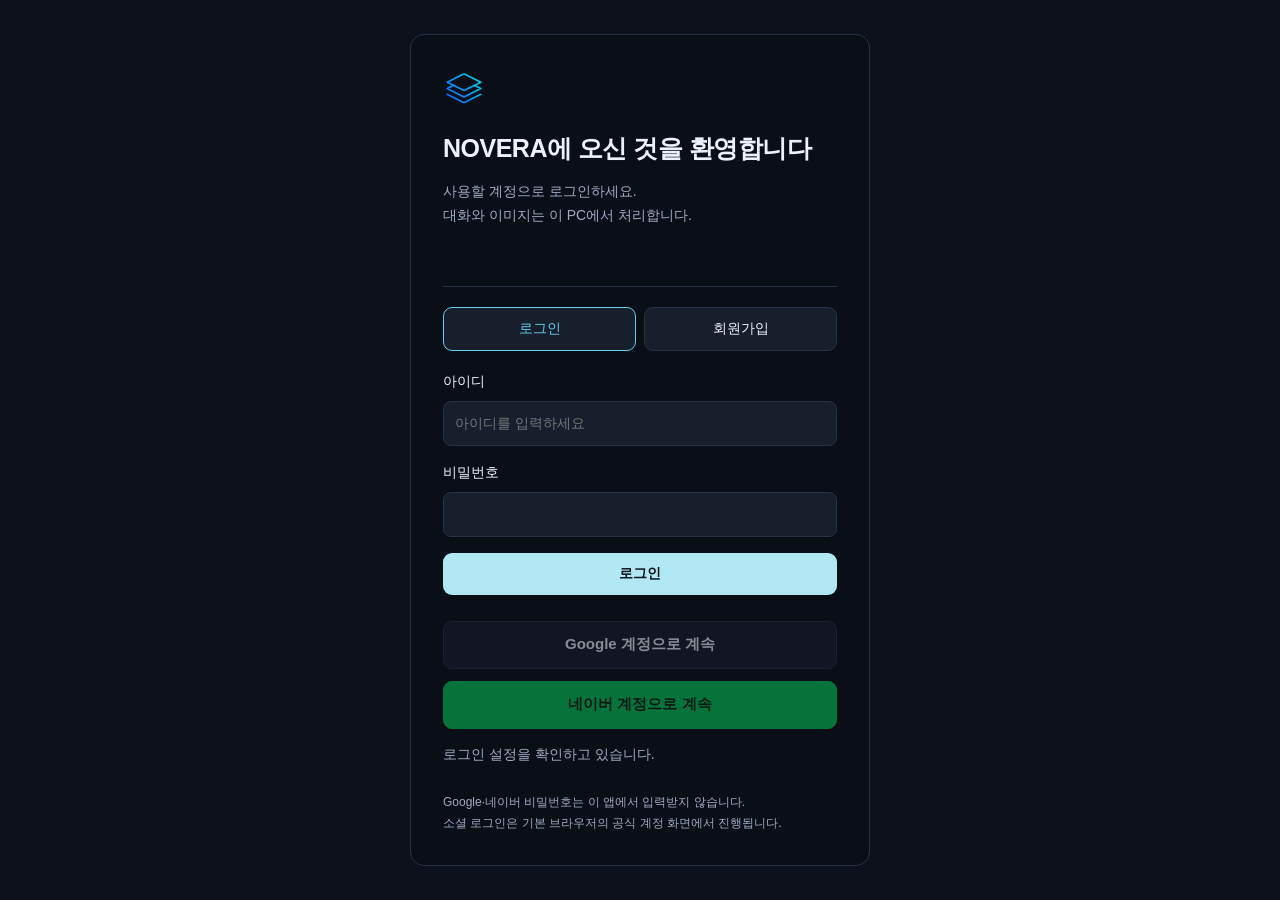
<file: NOVERA_AI_Desktop_Release/assets/index.html>
<!doctype html><html lang="ko"><head><meta charset="utf-8"><meta name="viewport" content="width=device-width, initial-scale=1"><meta http-equiv="Content-Security-Policy" content="default-src 'self' data: 'unsafe-inline'; connect-src 'self'; object-src 'none'; base-uri 'none'"><title>NOVERA AI Desktop</title><link rel="stylesheet" href="desktop.css"></head><body class="signed-out">
<section id="authScreen" class="auth-screen" aria-label="NOVERA 로그인"><div class="auth-content"><img src="logo.svg" alt="" class="auth-logo"><h1>NOVERA에 오신 것을 환영합니다</h1><p class="muted">사용할 계정으로 로그인하세요.<br>대화와 이미지는 이 PC에서 처리합니다.</p><p id="authMessage" role="status" aria-live="polite"></p><div class="local-auth"><div class="auth-switch" role="group" aria-label="계정 메뉴"><button id="showLogin" type="button" aria-pressed="true">로그인</button><button id="showRegister" type="button" aria-pressed="false">회원가입</button></div><form id="developerLoginForm"><label>아이디<input id="developerUsername" name="username" autocomplete="username" required maxlength="254" placeholder="아이디를 입력하세요"></label><label>비밀번호<input id="developerPassword" name="password" type="password" autocomplete="current-password" required maxlength="128"></label><button id="developerSignIn" class="primary">로그인</button></form><form id="registerForm" hidden><label>아이디<input id="registerUsername" name="username" autocomplete="username" required minlength="3" maxlength="32" pattern="[a-zA-Z0-9][a-zA-Z0-9_]{2,31}" aria-describedby="usernameHelp"></label><small id="usernameHelp">영문·숫자·밑줄 3~32자</small><label>비밀번호<input id="registerPassword" name="password" type="password" autocomplete="new-password" required minlength="10" maxlength="128" aria-describedby="passwordHelp"></label><small id="passwordHelp">10~128자 · 다른 서비스와 다른 비밀번호를 사용하세요.</small><label>비밀번호 확인<input id="registerConfirm" name="confirmation" type="password" autocomplete="new-password" required minlength="10" maxlength="128"></label><button id="registerSubmit" class="primary">계정 만들기</button><p class="muted">이 PC 전용 계정입니다. 다른 PC와 동기화되지 않습니다.</p></form></div><div class="provider-actions"><button id="googleLogin" class="provider-button" disabled>Google 계정으로 계속</button><button id="naverLogin" class="provider-button naver" disabled>네이버 계정으로 계속</button></div><p id="providerSetupNote" class="muted">로그인 설정을 확인하고 있습니다.</p><button id="cancelLogin" hidden>로그인 취소</button><p class="auth-footnote">Google·네이버 비밀번호는 이 앱에서 입력받지 않습니다.<br>소셜 로그인은 기본 브라우저의 공식 계정 화면에서 진행됩니다.</p></div></section>
<aside><a class="brand" href="#"><img src="logo.svg" alt="">NOVERA <small>AI Desktop</small></a><button id="newChat">＋ 새 대화</button><div class="label">내 대화</div><nav id="history"></nav><div class="aside-bottom"><button data-pane="chat">대화</button><button data-pane="image">이미지 스튜디오</button><button data-pane="settings">모델 및 설정</button><button data-pane="developer" data-developer hidden>개발자 설정</button><button data-pane="logs" data-developer hidden>오류 로그</button><p>로컬 실행 · 오프라인 추론</p></div></aside>
<main><header><div><span id="heading">VIONA</span><span class="badge">개인 AI</span></div><div class="account-controls"><span id="accountName"></span><button id="logout">로그아웃</button></div><div class="connection"><i id="light"></i><span id="phase">연결 준비 중</span></div></header>
<section id="chat" class="pane"><div id="messages" aria-live="polite"><div class="welcome"><img src="logo.svg" alt="VIONA"><h1>무엇을 함께 만들어볼까요?</h1><p>생각을 정리하고, 코드를 만들고, 새로운 이미지를 그려보세요.</p><div class="suggestions"><button data-prompt="한국어로 간단하게 인사해 줘.">대화 시작하기</button><button data-prompt="파이썬으로 이진 탐색 함수를 작성해 줘.">Python 코드 만들기</button></div></div></div><form id="chatForm"><textarea id="prompt" aria-label="메시지" placeholder="VIONA에게 물어보세요. Shift+Enter로 줄바꿈" rows="2" required></textarea><div class="composer-actions"><span>설치된 모델로 이 PC에서 처리합니다</span><button type="button" id="cancel">중단</button><button type="submit" id="send" class="primary">보내기 ↑</button></div></form></section>
<section id="image" class="pane panel" hidden><h1>이미지 스튜디오</h1><p class="muted">Stable Diffusion 1.5 · 학습된 VIONA LoRA · 기본 256 × 256</p><label>그릴 이미지 <textarea id="imagePrompt" rows="4" placeholder="예: a photograph of an open hand, five fingers, white background"></textarea></label><p class="muted">현재 엔진은 영어 묘사에 가장 잘 반응합니다.</p><button id="generate" class="primary">이미지 생성</button><div id="imageResult" aria-live="polite"></div></section>
<section id="settings" class="pane panel" hidden><h1>모델 및 설정</h1><div class="actions"><button id="checkUpdates">업데이트 확인</button><span id="updateStatus" role="status">앱을 시작할 때 새 빌드를 자동 확인합니다.</span></div><p class="muted">변경한 설정은 다음 요청부터 적용됩니다. 모델은 첫 요청에서 로드합니다.</p><div class="actions"><button id="syncWeb" class="primary">웹 배포 가져오기</button></div><p id="webRelease" class="muted"></p><label class="check"><input type="checkbox" id="follow_web" checked> 시작할 때 웹 배포 모델과 연결</label><div class="settings-grid"><label>이미지 모델<select id="image_model"></select></label><label>대화 모델<select id="model"></select></label><label>실행 모드<select id="mode"><option value="cpu">CPU · 안정성 우선</option><option value="gpu">GPU 혼합 · VRAM 여유 확인</option></select></label><label>CPU 스레드<input id="threads" type="number" min="1" max="6"></label><label>컨텍스트 토큰<input id="context" type="number" min="512" max="32768" step="512"></label><label>이미지 LoRA<select id="adapter"><option value="">사용 안 함</option></select></label><label>이미지 LoRA 강도<input id="strength" type="number" min="0" max="1.5" step="0.05"></label></div><label class="check"><input type="checkbox" id="text_lora"> 검증된 VIONA 코딩 LoRA 사용 (해당 베이스 모델에만 적용)</label><div class="actions"><button id="saveSettings" class="primary">설정 저장</button><button id="addModel">GGUF 모델 추가</button><button id="exportHistory">대화 내보내기</button><label class="button">대화 불러오기<input id="importHistory" type="file" accept="application/json" hidden></label></div><pre id="resources"></pre><p class="muted">GPU는 여유 VRAM에 맞춰 제한적으로 사용하며 부족하면 CPU로 복구합니다. 이미지 LoRA와 대화용 LoRA는 서로 호환되지 않습니다.</p></section>
<section id="developer" class="pane panel" hidden><h1>개발자 설정</h1><p class="muted">로그인 서비스 연결 · 모델 관리 · 실행 로그를 개발자 계정에서만 사용할 수 있습니다.</p><h2>Google·네이버 로그인 연결</h2><p>먼저 각 제공업체 개발자 콘솔에서 앱을 등록하세요. 아래 설정은 이 Windows 사용자 계정으로 암호화해 저장하며 EXE에 포함하지 않습니다.</p><form id="oauthSettingsForm" class="oauth-form"><label>로그인 제공업체<select id="oauthProvider"><option value="google">Google</option><option value="naver">네이버</option></select></label><label>Client ID<input id="oauthClientId" autocomplete="off" required maxlength="512"></label><label>Client Secret<input id="oauthClientSecret" type="password" autocomplete="off" maxlength="1024" placeholder="새 Secret 입력 · 비우면 기존 값 유지"></label><p id="oauthCallback" class="muted"></p><button id="saveOAuthSettings" class="primary">로그인 연결 설정 저장</button><p id="oauthSettingsMessage" role="status" aria-live="polite"></p></form><details class="setup-instructions"><summary>처음 등록하는 방법</summary><ol><li>Google Cloud Console에서 Google Auth Platform의 동의 화면을 구성하고 OAuth 클라이언트 유형을 <strong>데스크톱 앱</strong>으로 만드세요. 테스트 모드라면 테스트 사용자를 등록하세요.</li><li>네이버 개발자센터에서 네이버 로그인 앱을 만드세요. PC 웹 환경의 서비스 URL은 <code>http://127.0.0.1</code>, Callback URL은 <code>http://127.0.0.1:43871/oauth/callback/naver</code>로 등록하세요.</li><li>발급받은 Client ID와 Secret을 위에 저장하고 로그아웃한 뒤 해당 로그인 버튼을 사용하세요. 임의의 값을 넣으면 실제 로그인은 동작하지 않습니다.</li></ol><p class="muted">현재 PC용 구성입니다. 다른 PC에 배포하는 공용 서비스는 네이버 Secret을 보관할 별도의 인증 서버와 서비스 검수가 필요합니다.</p></details></section><section id="logs" class="pane panel" hidden><h1>실행 및 오류 로그</h1><button id="refreshLogs">새로고침</button><pre id="logText"></pre></section><div id="notice" role="status" hidden></div></main><script src="desktop.js"></script></body></html>
</file>
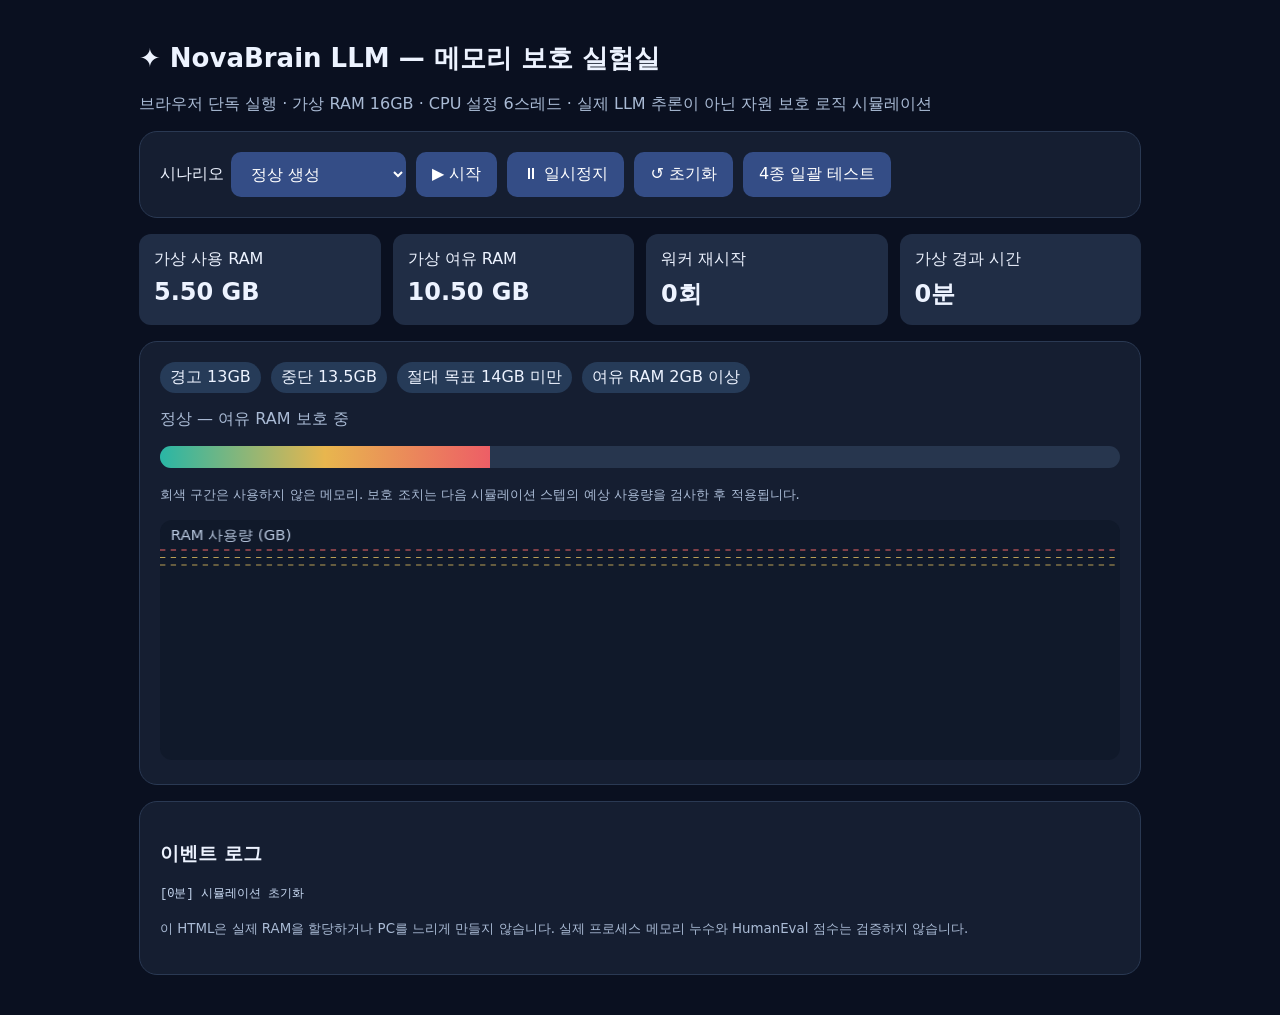
<file: NovaBrain/NovaBrain_LLM_v8/memory_lab.html>
<!doctype html><html lang="ko"><head><meta charset="utf-8"><meta name="viewport" content="width=device-width,initial-scale=1"><title>NovaBrain 메모리 보호 시뮬레이터</title><style>:root{color-scheme:dark;font-family:system-ui}*{box-sizing:border-box}body{margin:0;background:#0a1020;color:#edf3ff}main{max-width:1050px;margin:auto;padding:24px}h1{font-size:26px}p,small{color:#aabbd5}section{background:#151e31;border:1px solid #2a3953;border-radius:18px;padding:20px;margin:16px 0}.grid{display:grid;grid-template-columns:repeat(auto-fit,minmax(180px,1fr));gap:12px}.metric{background:#202d45;padding:15px;border-radius:12px}.metric b{font-size:24px;display:block;margin-top:8px}button,select{background:#344d86;color:white;border:0;padding:12px 16px;border-radius:10px;cursor:pointer;font:inherit}button:hover{background:#4665a5}button:disabled{opacity:.45}.bar{height:22px;background:#27364e;border-radius:15px;overflow:hidden}.fill{height:100%;background:linear-gradient(90deg,#29b6a5,#e8b64e,#ed5e66);width:0%;transition:width .15s}.controls{display:flex;flex-wrap:wrap;gap:10px;align-items:center}canvas{width:100%;height:240px;background:#10192a;border-radius:12px}pre{max-height:260px;overflow:auto;white-space:pre-wrap;font-size:12px;color:#c7d8f1}strong{color:#f2c878}.pill{padding:5px 10px;background:#263b58;border-radius:20px}label{display:flex;gap:7px;align-items:center}</style></head><body><main><h1>✦ NovaBrain LLM — 메모리 보호 실험실</h1><p>브라우저 단독 실행 · 가상 RAM 16GB · CPU 설정 6스레드 · 실제 LLM 추론이 아닌 자원 보호 로직 시뮬레이션</p><section><div class="controls"><label>시나리오 <select id="scenario"><option value="normal">정상 생성</option><option value="slow">느린 메모리 누수</option><option value="fast">빠른 메모리 누수</option><option value="spike">백그라운드 급증</option></select></label><button id="start">▶ 시작</button><button id="pause">⏸ 일시정지</button><button id="reset">↺ 초기화</button><button id="all">4종 일괄 테스트</button></div></section><div class="grid"><div class="metric">가상 사용 RAM<b id="used">5.50 GB</b></div><div class="metric">가상 여유 RAM<b id="free">10.50 GB</b></div><div class="metric">워커 재시작<b id="restarts">0회</b></div><div class="metric">가상 경과 시간<b id="time">0분</b></div></div><section><div class="controls"><span class="pill">경고 13GB</span><span class="pill">중단 13.5GB</span><span class="pill">절대 목표 14GB 미만</span><span class="pill">여유 RAM 2GB 이상</span></div><p id="state">준비 완료</p><div class="bar"><div class="fill" id="fill"></div></div><p><small>회색 구간은 사용하지 않은 메모리. 보호 조치는 다음 시뮬레이션 스텝의 예상 사용량을 검사한 후 적용됩니다.</small></p><canvas id="chart" width="900" height="240"></canvas></section><section><h3>이벤트 로그</h3><pre id="log">시작 버튼을 눌러 테스트하세요.</pre><p><small>이 HTML은 실제 RAM을 할당하거나 PC를 느리게 만들지 않습니다. 실제 프로세스 메모리 누수와 HumanEval 점수는 검증하지 않습니다.</small></p></section></main><script>
const $=x=>document.getElementById(x);let state,timer=null,history=[],logs=[];const TOTAL=16,BASE=3.5,MODEL=2,WARN=13,STOP=13.5,HARD=14;function setup(){state={minute:0,worker:MODEL,background:BASE,restarts:0,warnings:0,peak:BASE+MODEL,mode:$('scenario').value};history=[];logs=[];note('시뮬레이션 초기화');render()}function note(t){logs.unshift(`[${state?.minute||0}분] ${t}`);logs=logs.slice(0,40)}function step(){if(state.minute>=120){halt();note('120분 테스트 완료');render();return}let m=state.minute,mode=state.mode;let growth=mode==='normal'?.025:mode==='slow'?.09:mode==='fast'?.32:.025;let bg=BASE+(mode==='spike'&&m>=30&&m<50?5.5:0);let predicted=bg+state.worker+growth;let previous=state.background+state.worker;state.background=bg;if(predicted>=WARN&&previous<WARN){state.warnings++;note('13GB 조기 경고 — 신규 요청 차단')}if(predicted>=STOP || TOTAL-predicted<2.5){state.restarts++;state.worker=MODEL;note(`선제 복구: 예상 ${predicted.toFixed(2)}GB → 워커 재시작`)}else state.worker+=growth;let used=state.background+state.worker;state.peak=Math.max(state.peak,used);history.push(used);state.minute++;render()}
function render(){let used=state.background+state.worker; $('used').textContent=used.toFixed(2)+' GB';$('free').textContent=(TOTAL-used).toFixed(2)+' GB';$('restarts').textContent=state.restarts+'회';$('time').textContent=state.minute+'분';$('fill').style.width=(used/TOTAL*100)+'%';$('state').textContent=used>=HARD?'위험: 14GB 초과':used>=WARN?'경고 구간 — 생성 제한':'정상 — 여유 RAM 보호 중';$('log').textContent=logs.join('\n');let c=$('chart'),ctx=c.getContext('2d'),w=c.width,h=c.height;ctx.clearRect(0,0,w,h);for(let v of [13,13.5,14]){let y=h-v/TOTAL*h;ctx.strokeStyle=v===14?'#ee6666':'#b9a055';ctx.setLineDash([5,5]);ctx.beginPath();ctx.moveTo(0,y);ctx.lineTo(w,y);ctx.stroke()}ctx.setLineDash([]);ctx.strokeStyle='#58b8f5';ctx.lineWidth=3;ctx.beginPath();history.forEach((v,i)=>{let x=i/119*w,y=h-v/TOTAL*h;i?ctx.lineTo(x,y):ctx.moveTo(x,y)});ctx.stroke();ctx.fillStyle='#b9c8df';ctx.font='14px system-ui';ctx.fillText('RAM 사용량 (GB)',10,20)}function halt(){clearInterval(timer);timer=null}function run(){if(timer)return;timer=setInterval(step,85)}$('start').onclick=run;$('pause').onclick=halt;$('reset').onclick=()=>{halt();setup()};$('scenario').onchange=()=>{halt();setup()};$('all').onclick=()=>{halt();let result=[];for(let mode of ['normal','slow','fast','spike']){state={minute:0,worker:MODEL,background:BASE,restarts:0,warnings:0,peak:5.5,mode};history=[];logs=[];for(let i=0;i<120;i++)step();result.push(`${mode}: 최대 ${state.peak.toFixed(2)}GB / 재시작 ${state.restarts}회 / 14GB 미만 ${state.peak<HARD?'PASS':'FAIL'}`)}note('일괄 테스트 결과\n'+result.join('\n'));render()};setup();</script></body></html>
</file>
<file: NOVERA_AI_Desktop_Release/assets/desktop.css>
:root{color-scheme:dark;--bg:#0d111b;--side:#0a0e17;--surface:#171e2c;--line:#283246;--text:#edf2fa;--muted:#9eacc1;--accent:#61cfee}*{box-sizing:border-box}body{margin:0;height:100vh;display:flex;background:var(--bg);color:var(--text);font:14px "Segoe UI",sans-serif}button,input,textarea,select{font:inherit}button,.button{cursor:pointer;background:var(--surface);color:var(--text);border:1px solid var(--line);padding:11px 15px;border-radius:9px}button:hover,.button:hover{background:#253247}button:disabled{opacity:.45;cursor:wait}button:focus-visible,input:focus-visible,select:focus-visible,textarea:focus-visible,.button:focus-within{outline:2px solid var(--accent);outline-offset:3px}aside{width:236px;flex-shrink:0;background:var(--side);border-right:1px solid var(--line);padding:25px 16px 16px;display:flex;flex-direction:column;min-height:0}.brand{display:flex;align-items:center;gap:9px;flex-wrap:wrap;font-weight:750;letter-spacing:1px;color:var(--text);text-decoration:none;margin-bottom:28px}.brand img{width:32px;height:32px}.brand small{font-size:10px;color:var(--muted);font-weight:400;letter-spacing:0;margin-left:41px;margin-top:-12px}.label{margin:26px 10px 12px;color:var(--muted);font-size:12px}nav{overflow:auto;flex:1;min-height:40px}nav button{display:block;width:100%;text-align:left;overflow:hidden;text-overflow:ellipsis;white-space:nowrap;background:transparent;border:0;margin:3px 0}.aside-bottom{flex-shrink:0;border-top:1px solid var(--line);padding-top:12px}.aside-bottom button{display:block;width:100%;border:0;text-align:left;background:transparent;margin:3px 0}.aside-bottom p{font-size:11px;color:var(--muted);margin:16px 12px 0}main{flex:1;min-width:0;display:flex;flex-direction:column;position:relative}header{height:72px;display:flex;align-items:center;justify-content:space-between;gap:12px;padding:0 28px;border-bottom:1px solid #1b2433;flex-shrink:0}#heading{font-weight:650;font-size:19px;letter-spacing:.6px}.badge{font-size:11px;color:var(--muted);margin-left:12px}.connection{display:flex;align-items:center;gap:8px;font-size:12px;color:var(--muted)}.connection i{width:6px;height:6px;background:#77849b;border-radius:50%}.connection i.ready{background:#55c9a6}.pane{min-height:0;flex:1}.pane[hidden]{display:none}#chat{display:flex;flex-direction:column}#messages{flex:1;overflow:auto;padding:24px max(25px,calc((100% - 780px)/2));scrollbar-width:thin;scrollbar-color:var(--line) transparent}.welcome{text-align:center;margin:12vh 0 20px}.welcome img{width:78px;height:78px}.welcome h1{font-size:28px;letter-spacing:-.8px;font-weight:600;margin:24px 0 12px}.welcome p,.muted{color:var(--muted);line-height:1.7}.suggestions{display:flex;justify-content:center;gap:12px;margin-top:30px}.suggestions button{background:transparent;padding:15px 20px}.message{line-height:1.8;padding:18px 0;border-bottom:1px solid #1b2433;white-space:pre-wrap;overflow-wrap:anywhere}.message b{display:block;font-size:12px;color:var(--accent);margin-bottom:8px}.message.user b{color:var(--muted)}#chatForm{margin:12px max(24px,calc((100% - 780px)/2)) 23px;border:1px solid #36435b;border-radius:14px;background:#151d2a;padding:13px}textarea{resize:vertical;background:transparent;color:var(--text);border:1px solid var(--line);border-radius:8px;padding:12px;line-height:1.6;width:100%;min-height:70px;max-height:160px}#prompt{border:0;resize:none;padding:3px 4px;outline-offset:5px}.composer-actions{display:flex;align-items:center;gap:10px;margin-top:8px}.composer-actions span{color:var(--muted);font-size:11px;margin-right:auto}.composer-actions #cancel{background:transparent;padding:8px 12px}.primary{background:#b2e8f3;color:#09141c;border-color:transparent;font-weight:600}.primary:hover{background:#d2f4fc}.panel{overflow:auto;padding:34px clamp(28px,5vw,70px)}h1{font-size:27px;font-weight:600;letter-spacing:-.6px;margin:0 0 15px}label{display:block;line-height:1.5}label input,label select{display:block;width:100%;margin-top:9px;background:var(--surface);border:1px solid var(--line);color:var(--text);padding:11px;border-radius:8px}.settings-grid{display:grid;grid-template-columns:1fr 1fr;gap:24px;margin:28px 0}.check{display:flex;align-items:center;gap:10px;margin:24px 0}.check input{width:auto;margin:0}.actions{display:flex;flex-wrap:wrap;gap:12px}.button{line-height:20px}pre{white-space:pre-wrap;overflow-wrap:anywhere;background:var(--side);border:1px solid var(--line);border-radius:10px;padding:18px;font-size:12px;line-height:1.7;margin-top:26px}#notice{position:absolute;bottom:12px;left:20px;right:20px;padding:13px;background:#293a51;border:1px solid #50617d;border-radius:10px;font-size:13px;z-index:10}#imageResult{margin-top:24px}#imageResult img{max-width:100%;width:384px;border-radius:10px}.working{display:inline-flex;align-items:center;gap:7px;color:var(--muted)}.working i{width:5px;height:5px;background:var(--accent);border-radius:50%;animation:pulse 1.2s infinite}.working i:nth-child(2){animation-delay:.2s}.working i:nth-child(3){animation-delay:.4s}@keyframes pulse{50%{opacity:.25;transform:translateY(-3px)}}@media(prefers-reduced-motion:reduce){.working i{animation:none}}@media(max-width:850px){aside{width:188px;padding:20px 12px}.welcome h1{font-size:24px}.settings-grid{gap:15px}.composer-actions span{display:none}header{padding:0 20px}}

[hidden]{display:none!important}

/* Account access follows the existing desktop palette. */
body.signed-out>aside,body.signed-out>main{display:none}
.auth-screen{position:fixed;inset:0;z-index:100;display:grid;place-items:center;overflow:auto;background:var(--bg);padding:32px 24px}
.auth-content{width:min(100%,460px);margin:auto;padding:32px;border:1px solid var(--line);border-radius:14px;background:var(--side)}
.auth-logo{width:42px;height:42px;margin-bottom:18px}
.auth-content h1{font-size:25px;line-height:1.45;margin:0 0 14px;letter-spacing:-.02em}
.auth-content p{font-size:14px;line-height:1.7}
.provider-actions{display:grid;gap:12px;margin-top:26px}
.provider-button{width:100%;min-height:48px;font-size:15px;font-weight:600;background:var(--surface)}
.provider-button.naver{background:#03c75a;color:#072514;border-color:#03c75a}
.auth-content button:disabled{opacity:.55;cursor:not-allowed}
.auth-content button:focus-visible,.auth-content summary:focus-visible,.oauth-form input:focus-visible{outline:2px solid var(--accent);outline-offset:3px}
.developer-login{margin-top:24px;padding-top:20px;border-top:1px solid var(--line)}
.developer-login summary,.setup-instructions summary{cursor:pointer;line-height:1.6}
.developer-login form{display:grid;gap:16px;margin-top:18px}
.developer-login input{min-height:44px}
.auth-footnote{color:var(--muted);margin-top:26px;margin-bottom:0;font-size:12px!important}
#authMessage{min-height:24px;overflow-wrap:anywhere}
.account-controls{display:flex;align-items:center;gap:12px;margin-left:auto;margin-right:20px}
#accountName{max-width:180px;overflow:hidden;text-overflow:ellipsis;white-space:nowrap;font-size:13px}
#logout{padding:8px 12px;font-size:13px}
.oauth-form{display:grid;gap:18px;max-width:560px;margin:24px 0 32px}
.oauth-form p{margin:0;line-height:1.7;overflow-wrap:anywhere}
.oauth-form button{justify-self:start}
.setup-instructions{max-width:700px;line-height:1.8}
.setup-instructions li+li{margin-top:12px}
@media(max-width:900px){#accountName{max-width:100px}.account-controls{margin-right:10px;gap:6px}}

.local-auth{margin-top:20px;padding-top:20px;border-top:1px solid var(--line)}
.auth-switch{display:flex;gap:8px;margin-bottom:20px}
.auth-switch button{flex:1;min-height:44px}
.auth-switch button[aria-pressed="true"]{border-color:var(--accent);color:var(--accent)}
.local-auth form{display:grid;gap:16px}
.local-auth input{min-height:44px}
.local-auth small{color:var(--muted);line-height:1.6;margin-top:-10px}
.local-auth input:focus-visible{outline:2px solid var(--accent);outline-offset:3px}
@media(max-width:520px){.auth-screen{padding:16px}.auth-content{padding:24px 20px}}
</file>
